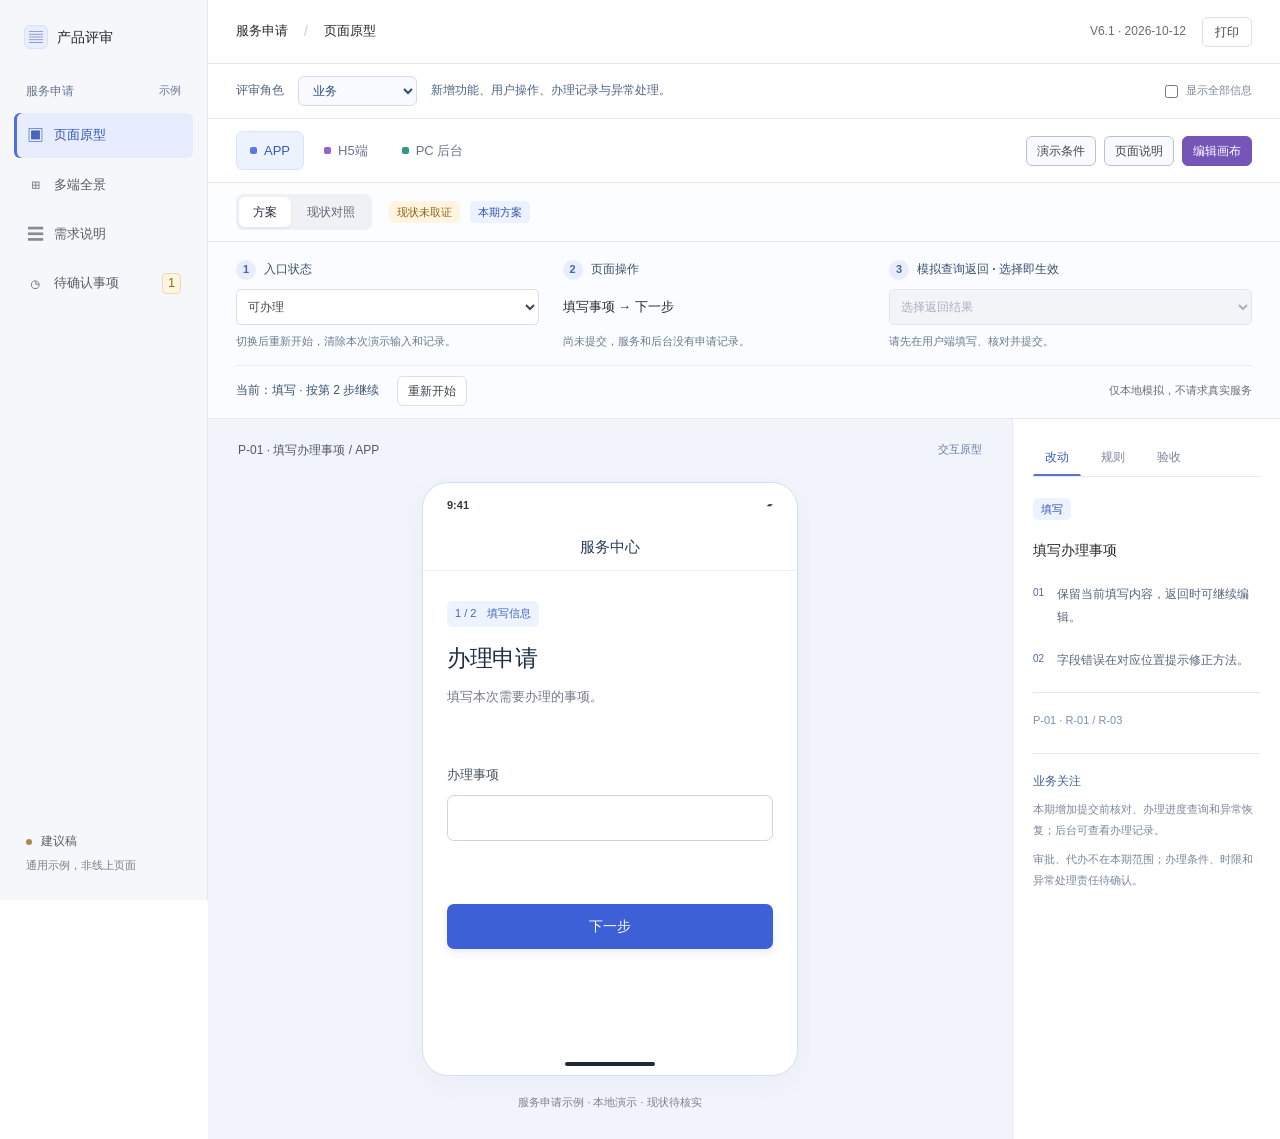
<file: assets/review-kit/index.html>
<!doctype html>
<html lang="zh-CN">
<head><meta charset="utf-8"><meta name="viewport" content="width=device-width, initial-scale=1"><title>服务申请 · 产品评审</title><link rel="stylesheet" href="styles.css"><link rel="stylesheet" href="workbench.css"><link rel="stylesheet" href="flow.css"><link rel="stylesheet" href="audience.css"></head>
<body>
<a class="skip" href="#main">跳到正文</a>
<aside class="sidebar">
 <div class="workspace-name"><span class="workspace-icon" aria-hidden="true">▤</span> 产品评审</div>
 <div class="project-name">服务申请 <span>示例</span></div>
 <nav aria-label="评审内容">
  <a href="#pages" class="active" aria-current="page"><span aria-hidden="true">▣</span> 页面原型</a>
  <a href="#map"><span aria-hidden="true">⊞</span> 多端全景</a>
  <a href="#overview"><span aria-hidden="true">☰</span> 需求说明</a>
  <a href="#flow"><span aria-hidden="true">⑂</span> 状态流程</a>
  <a href="#rules"><span aria-hidden="true">☑</span> 验收清单</a>
  <a href="#decisions"><span aria-hidden="true">◷</span> 待确认事项 <small id="decisionCount"></small></a>
 </nav>
 <div class="side-bottom"><span class="status-dot"></span> 建议稿<br><small>通用示例，非线上页面</small></div>
</aside>
<main id="main" tabindex="-1">
 <header class="top"><div><span id="title"></span><span class="divider">/</span><strong id="sectionTitle">页面原型</strong></div><span id="printMeta" class="print-only"></span><div class="top-actions"><span id="meta"></span><button id="print" class="secondary">打印</button></div></header>
 <div class="audience-bar"><label for="audience">评审角色</label><select id="audience"><option value="business">业务</option><option value="design">UI / 设计</option><option value="frontend">前端</option><option value="backend">后端</option><option value="qa">测试</option><option value="all">产品 / 全部</option></select><span id="audienceHint"></span><label class="all-info"><input id="allInfo" type="checkbox"> 显示全部信息</label></div>
 <section id="pages" class="view-section">
  <div class="preview-toolbar"><div class="endpoint-tabs" role="group" aria-label="查看端"><button data-endpoint="app" aria-pressed="true"><span class="endpoint-dot blue"></span>APP</button><button data-endpoint="h5" aria-pressed="false"><span class="endpoint-dot violet"></span>H5端</button><button data-view="desktop" data-endpoint="desktop" aria-pressed="false"><span class="endpoint-dot teal"></span>PC 后台</button></div><div class="toolbar-actions"><button id="toolsToggle" class="secondary" aria-expanded="true" aria-controls="demoTools">演示条件</button><button id="notesToggle" class="secondary" aria-expanded="true" aria-controls="pageNotes">页面说明</button><button id="editToggle" class="edit-toggle" aria-pressed="false">编辑画布</button></div></div>
  <div class="context-toolbar"><div class="segmented" role="group" aria-label="原型视图"><button data-view="proposal" aria-pressed="true">方案</button><button data-view="compare" aria-pressed="false">现状对照</button></div><span class="pill amber">现状未取证</span><span class="pill blue">本期方案</span><span id="draftBadge" class="pill violet" hidden>文案 / 布局已修改 · 待复核</span><button id="scenarioExit" class="text-button" hidden>退出场景预览</button></div>
  <div id="editorBar" class="editor-bar" hidden><span>编辑模式</span><span id="saveStatus" role="status">未修改</span><div class="editor-actions"><button id="undoEdit" class="secondary">撤销</button><button id="redoEdit" class="secondary">重做</button><button id="saveDraft">保存草稿</button><button id="exportDraft" class="secondary">导出修改</button><button id="importDraft" class="secondary">导入修改</button><button id="exportHTML" class="secondary">导出 HTML</button><button id="exportHandoff" class="secondary">导出交接包</button></div><input id="draftFile" type="file" accept="application/json,.json" hidden></div>
  <div id="demoTools" class="review-tools demo-steps">
   <div class="demo-step"><label for="initial"><b>1</b> 入口状态</label><select id="initial" aria-describedby="entryHelp"><option value="form">可办理</option><option value="empty">暂无可办事项</option><option value="denied">无办理权限</option></select><small id="entryHelp">切换后重新开始，清除本次演示输入和记录。</small></div>
   <div class="demo-step"><div class="demo-label"><b>2</b> 页面操作</div><strong id="stepHint">填写事项 → 核对 → 提交</strong><small id="stepDetail">在下方页面内完成操作。</small><button id="continueDemo" class="text-button" hidden>去用户端操作</button></div>
   <div class="demo-step"><label for="outcome"><b>3</b> 模拟查询返回 · 选择即生效</label><select id="outcome" aria-describedby="queryHelp"><option value="">选择返回结果</option><option value="success">办理成功</option><option value="unknown">超时，结果未知</option><option value="failure">明确失败</option></select><small id="queryHelp">提交后才能查询。</small></div>
   <div class="demo-footer"><span id="demoFeedback" role="status" aria-live="polite"></span><button id="reset" class="secondary">重新开始</button><a href="#map" id="seeExchange">查看端间流转 →</a><small>仅本地模拟，不请求真实服务</small></div>
  </div>
  <div id="annotationBanner" class="annotation-banner" hidden>规则标注层 · 仅评审可见，不属于用户界面 <button id="hideAnnotations" class="text-button">隐藏标注</button></div><div class="review-area">
   <div class="preview-stage">
    <div class="stage-heading"><span id="pageLabel">填写办理事项</span><span id="previewBadge">交互原型</span></div>
    <div id="compare" class="compare proposal">
     <article id="baseline" class="page-panel"><div class="panel-label">现状<span>待核实</span></div><div class="baseline-content" id="baselineContent"></div></article>
     <article class="page-panel proposal-panel"><div class="panel-label">本期方案<span>移动端</span></div><div class="device"><div class="device-bar"><span>9:41</span><span aria-hidden="true">▰</span></div><div class="app-bar">服务中心</div><div class="product" id="canvas" aria-live="polite"></div><div class="home-indicator" aria-hidden="true"></div></div></article>
    </div>
    <div id="desktop" hidden><div class="admin"><header><div><small>业务工作台</small><h2>服务申请</h2></div><span class="badge">示例数据</span></header><div class="table-wrap"><table><thead><tr><th>申请编号</th><th>办理事项</th><th>申请人</th><th>当前状态</th><th>受理结果</th><th>执行结果</th><th>操作</th></tr></thead><tbody><tr><td>DEMO-001</td><td id="adminTopic">—</td><td>示例用户</td><td id="adminState">尚未提交</td><td id="adminAccepted">—</td><td id="adminResult">—</td><td><button id="adminDetail" class="text-button" aria-expanded="false">查看详情</button></td></tr></tbody></table></div><div id="adminInfo" hidden></div></div></div>
    <p class="stage-caption">服务申请示例 · 本地演示 · 现状待核实</p>
   </div>
   <aside id="pageNotes" class="notes" aria-label="页面说明"></aside>
   <aside id="editorPanel" class="editor-panel" hidden aria-label="编辑属性"><h2>选中内容</h2><p class="editor-hint">点击画布中的文字或按钮，直接输入修改。</p><div id="selectionName">尚未选择</div><label>文字<textarea id="editText" rows="3" disabled></textarea></label><div class="property-grid"><label>文字颜色<input id="editColor" type="color" value="#26282c" disabled></label><label>背景颜色<input id="editBackground" type="color" value="#ffffff" disabled></label><label>字号<select id="editSize" disabled><option value="">原始</option><option value="12px">12</option><option value="14px">14</option><option value="16px">16</option><option value="20px">20</option><option value="24px">24</option><option value="28px">28</option><option value="32px">32</option></select></label><label>对齐<select id="editAlign" disabled><option value="">原始</option><option value="left">左对齐</option><option value="center">居中</option><option value="right">右对齐</option></select></label></div><button id="restoreElement" class="secondary" disabled>恢复此元素</button><div class="editor-divider"></div><h3>组件位置</h3><p id="layoutHint" class="editor-hint">拖动画布组件右上角手柄调整顺序，也可用下方按钮。输入区保持完整，不支持跨页或任意坐标摆放。</p><div id="layoutList"></div><button id="restoreLayout" class="secondary">恢复默认顺序</button><p class="editor-hint">位置调整不改校验、权限和按钮动作，但可能影响阅读与操作顺序，需复核交互。</p><details class="handoff-help"><summary>版本交接</summary><p>交接包包含基础版本及文字、样式、组件顺序的修改记录。修改经评审确认后纳入新版本。浏览器草稿不会自动更新正式文件。</p><label for="handoffNote">本次调整说明（可选）</label><textarea id="handoffNote" rows="2" placeholder="说明修改目的或需要确认的问题"></textarea></details><div class="editor-divider"></div><h3>本次修改</h3><div id="changeList"></div><p class="editor-hint">“保存草稿”只保存在当前浏览器。需要分享或迁移时，请导出 HTML 或修改文件。不同设备和浏览器不会自动同步。</p></aside>
  </div>
 </section>
 <section id="map" class="view-section document wide" hidden><div class="document-heading"><span class="doc-meta">服务申请 / 多端协作</span><h1>多端全景</h1><p>本期覆盖用户端申请、服务受理与后台查询。以下为方案示例，现网支持范围待核实。</p></div><div class="map-tabs segmented" role="group" aria-label="全景维度"><button data-map="matrix" aria-pressed="true">端与页面</button><button data-map="journey" aria-pressed="false">角色流程</button><button data-map="exchange" aria-pressed="false">端间数据</button><button data-map="coverage" aria-pressed="false">需求覆盖</button></div><div id="matrixView"></div><div id="journeyView" hidden></div><div id="coverageView" hidden></div><div id="exchangeView" hidden></div><div class="map-legend"><span class="pill blue">主路径</span><span class="pill teal">完成</span><span class="pill amber">待确认 / 结果未知</span><span class="pill red">明确失败</span><span class="pill violet">编辑草稿</span></div></section>
 <section id="overview" class="view-section document" hidden>
  <div class="document-heading"><span class="doc-meta">服务申请 / 建议稿</span><h1>需求说明</h1><p id="goal"></p></div>
  <div id="summary" class="summary"></div><h2>业务规则</h2><div id="requirements"></div>
  <div class="notice">方案范围：填写申请、提交前核对与结果查询。业务字段、办理条件和服务时限待确认。</div>
 </section>
 <section id="flow" class="view-section document wide" hidden>
  <div class="document-heading"><span class="doc-meta">服务申请 / 流程</span><h1>状态流程</h1><p>受理不等于完成。结果未知时继续查询，不重复申请。</p></div>
  <div class="flow-strip"><span>填写信息</span><b>→</b><span>核对申请</span><b>→</b><span>处理中</span><b>→</b><span>完成 / 失败 / 结果未知</span></div>
  <h2>状态转移</h2><div class="table-wrap" id="transitionTable"></div>
 </section>
 <section id="rules" class="view-section document wide" hidden>
  <div class="document-heading"><span class="doc-meta">服务申请 / 验收</span><h1>验收清单</h1><p>以下用例用于项目验收，当前均待执行。原型验证与真实服务验收分别记录。</p></div><div class="table-wrap" id="caseTable"></div>
 </section>
 <section id="decisions" class="view-section document" hidden>
  <div class="document-heading"><span class="doc-meta">服务申请 / 评审</span><h1>待确认事项</h1><p>开发前需确认业务边界、处理责任与验收标准。</p></div><div id="decisionList"></div><details><summary>角色走查与现状证据</summary><div id="reviewList"></div><p id="evidenceSummary"></p></details>
 </section>
</main><script id="embeddedEdits" type="application/json">null</script><script src="data.js"></script><script src="presentation.js"></script><script src="app.js"></script><script src="workbench.js"></script><script src="flow.js"></script><script src="editor.js"></script><script src="rule-annotations.js"></script><script src="audience.js"></script><script src="bundle.js"></script></body></html>
</file>
<file: assets/review-kit/styles.css>
:root{--ink:#26282c;--muted:#686c74;--line:#e6e7eb;--accent:#345bd4;--sidebar:208px;font-family:Inter,-apple-system,BlinkMacSystemFont,"Segoe UI","Microsoft YaHei",sans-serif;color:var(--ink);font-size:14px;line-height:1.6;background:#fff;font-synthesis:none}
*{box-sizing:border-box}body{margin:0}button,input,select{font:inherit}button{cursor:pointer;border:1px solid transparent;border-radius:6px;padding:7px 14px;background:var(--accent);color:#fff;font-weight:500;line-height:1.5}button:hover{filter:brightness(.96)}button:disabled{background:#e8ebf1;color:#777f8d;cursor:not-allowed}button.secondary{background:#fff;border-color:#dedfe4;color:#41454d}.text-button{padding:2px 0;background:none;color:var(--accent)}a{color:inherit;text-decoration:none}button:focus-visible,a:focus-visible,input:focus-visible,select:focus-visible,summary:focus-visible{outline:2px solid var(--accent);outline-offset:3px}[hidden]{display:none!important}h1,h2,h3,p{margin:0}h1{font-size:26px;line-height:1.4;letter-spacing:-.5px}h2{font-size:17px;font-weight:600;margin:30px 0 16px}h3{font-size:15px;font-weight:600}small{font-size:12px;color:var(--muted)}.skip{position:fixed;top:-100px;left:16px;background:#fff;padding:12px;z-index:20}.skip:focus{top:12px}
.sidebar{position:fixed;inset:0 auto 0 0;width:var(--sidebar);padding:25px 14px;background:#f7f7f8;border-right:1px solid var(--line);display:flex;flex-direction:column}.workspace-name{display:flex;gap:9px;align-items:center;font-size:14px;font-weight:600;padding:0 10px}.workspace-icon{display:grid;place-items:center;width:24px;height:24px;border:1px solid #dadce2;border-radius:6px;color:#636773;background:white}.project-name{font-size:12px;color:#777b84;padding:33px 12px 12px}.project-name span{float:right;font-size:11px}.sidebar nav{display:grid;gap:4px}.sidebar nav a{display:flex;align-items:center;gap:10px;padding:9px 12px;border-radius:6px;font-size:13px;color:#565b64}.sidebar nav a>span{width:18px;font-size:17px;color:#858a94;text-align:center}.sidebar nav a:hover{background:#eceef2}.sidebar nav a.active{background:#e9ebf1;color:#242a39;font-weight:600}.sidebar nav a.active>span{color:#4b5b81}.sidebar nav small{margin-left:auto;padding:0 5px;border:1px solid #d7d9df;border-radius:4px}.side-bottom{margin-top:auto;padding:16px 12px 0;font-size:12px;color:#575c67}.side-bottom small{display:block;margin-top:6px;font-size:11px;color:#7a7f88}.status-dot{display:inline-block;width:6px;height:6px;background:#a78b4d;border-radius:50%;margin-right:6px}
main{margin-left:var(--sidebar);min-width:0}.top{height:64px;padding:0 28px;border-bottom:1px solid var(--line);display:flex;align-items:center;justify-content:space-between;gap:16px;background:white}.top>div{display:flex;align-items:center;gap:16px}.top strong{font-weight:500;font-size:13px}.divider{color:#c7cad1}#title{font-weight:600;font-size:13px}#meta{color:var(--muted);font-size:12px}.top-actions button{font-size:12px;padding:5px 12px}
.preview-toolbar{min-height:64px;display:flex;align-items:center;justify-content:space-between;gap:12px;padding:12px 28px;border-bottom:1px solid var(--line)}.segmented{display:flex;gap:2px;padding:3px;border-radius:7px;background:#f0f1f4}.segmented button{padding:5px 13px;font-size:12px;color:#606570;background:transparent;white-space:nowrap}.segmented button[aria-pressed=true]{background:#fff;color:#242b3b;box-shadow:0 1px 3px #18233812}.toolbar-actions{display:flex;gap:8px}.toolbar-actions button{font-size:12px;padding:5px 10px}.toolbar-actions button[aria-expanded=true]{border-color:#b8c1d5;background:#f8faff}.review-tools{padding:13px 28px;border-bottom:1px solid var(--line);background:#fff;display:flex;align-items:center;gap:18px;flex-wrap:wrap;font-size:12px}.review-tools label{display:flex;align-items:center;gap:8px}.review-tools select{font-size:12px;border:1px solid #dadde4;border-radius:5px;padding:5px 7px;background:#fff;color:#414650;max-width:170px}.review-tools button{font-size:12px;padding:5px 10px}.review-tools>span{margin-left:auto;color:#7a7e86}
.review-area{display:flex;min-height:calc(100vh - 128px);background:#f5f6f8;align-items:stretch}.preview-stage{flex:1;min-width:0;padding:22px 30px 18px}.stage-heading{display:flex;gap:10px;justify-content:space-between;align-items:center;font-size:12px;color:#535a66;margin-bottom:22px}#previewBadge{font-size:11px;color:#787e89}.compare{display:grid;grid-template-columns:repeat(2,minmax(0,1fr));gap:24px;justify-items:center;align-items:start}.compare.proposal{grid-template-columns:1fr}.compare.proposal #baseline{display:none}.page-panel{width:100%;max-width:376px;min-width:0}.panel-label{font-size:11px;display:flex;align-items:center;justify-content:space-between;margin:0 2px 10px;color:#6c7280}.compare.proposal .proposal-panel>.panel-label{display:none}
.device{position:relative;border:1px solid #dde0e6;border-radius:26px;background:#fff;box-shadow:0 8px 28px #26334d08;min-height:594px;overflow:hidden;padding-bottom:33px}.device-bar{display:flex;align-items:center;justify-content:space-between;padding:14px 24px 8px;font-size:11px;font-weight:600;color:#333842}.app-bar{height:49px;border-bottom:1px solid #f0f1f4;text-align:center;line-height:49px;font-size:15px;font-weight:600}.product{padding:30px 24px;overflow-wrap:anywhere}.product h3{font-size:23px;letter-spacing:-.4px;line-height:1.45;margin:9px 0 10px;font-weight:600}.product p{font-size:13px;color:#737986;line-height:1.8;margin-bottom:28px}.product .step{font-size:11px;color:#64759b;margin:0 0 15px}.product label{display:block;font-size:13px;margin-top:28px;color:#474e59}.product input[type=text]{display:block;margin-top:9px;border:1px solid #cfd4dd;border-radius:7px;width:100%;padding:11px 12px;color:#242a36;background:#fff}.product input[aria-invalid=true]{border-color:#c04646}.product input[type=checkbox]{accent-color:var(--accent);vertical-align:-2px;margin:0 6px 0 0;width:16px;height:16px}.product .error{color:#b43636;font-size:12px;margin:6px 0;min-height:19px}.product .actions{display:grid;gap:10px;margin-top:32px}.product .actions button{padding:11px 12px;font-size:14px;border-radius:7px}.product>button.secondary{padding:0;background:transparent;border:0;color:#687383;margin-bottom:24px;font-size:12px}.row{margin:26px 0;padding:14px 0;border-block:1px solid #eceef2;display:flex;gap:12px;justify-content:space-between;font-size:13px}.row span{color:#7c828f;flex-shrink:0}.row strong{font-weight:500;text-align:right}.status-icon{width:44px;height:44px;background:#edf2fc;color:#4266bf;border-radius:50%;display:grid;place-items:center;font-size:22px;margin:17px 0 22px}.home-indicator{position:absolute;bottom:9px;left:calc(50% - 45px);width:90px;height:4px;border-radius:3px;background:#242936}.stage-caption{text-align:center;font-size:11px;color:#7c818c;margin:18px 0 0}
.baseline-content{background:#eceef2;border:1px dashed #cfd3dc;border-radius:24px;min-height:594px;display:flex;flex-direction:column;justify-content:center;align-items:center;text-align:center;padding:32px;color:#6c7481}.baseline-content h3{font-size:14px;margin-bottom:10px}.baseline-content p{font-size:12px;max-width:240px}.baseline-content img{width:100%;height:auto}.baseline-content .empty-icon{font-size:28px;color:#98a0af;margin-bottom:15px}
.notes{flex:0 0 248px;width:248px;background:#fff;border-left:1px solid var(--line);padding:26px 22px}.notes h2{font-size:12px;color:#818690;margin:0 0 20px;font-weight:400}.notes h3{font-size:14px;line-height:1.8}.notes ul{list-style:none;margin:20px 0 0;padding:0;counter-reset:note}.notes li{position:relative;padding:0 0 20px 24px;color:#646c79;font-size:12px;line-height:1.9;counter-increment:note}.notes li:before{content:counter(note,decimal-leading-zero);position:absolute;left:0;top:0;font-size:10px;color:#969ead}.notes p{border-top:1px solid var(--line);padding-top:16px;font-size:11px;color:#787f8b;line-height:2}.notes .note-status{border-top:0;padding:0;margin:22px 0}
.admin{background:white;border:1px solid var(--line);border-radius:8px;min-height:430px;overflow:hidden}.admin header{display:flex;align-items:center;justify-content:space-between;padding:24px}.admin header h2{margin:4px 0 0;font-size:20px}.admin td{white-space:nowrap}.admin td:nth-child(2){white-space:normal;max-width:180px;overflow-wrap:anywhere}#adminInfo{padding:24px;border-top:1px solid var(--line);font-size:13px}.badge{font-size:11px;background:#f2f3f6;color:#6e7684;padding:3px 7px;border-radius:4px}.review-area.desktop-mode .notes{display:none}
.document{padding:44px 48px 70px;max-width:960px;margin:0 auto}.document.wide{max-width:1260px}.document-heading{margin-bottom:32px}.doc-meta{color:#878c96;font-size:12px;display:block;margin-bottom:12px}.document-heading p{font-size:14px;color:#727985;line-height:1.9;margin-top:14px;max-width:690px}.summary article{padding:20px 0;border-bottom:1px solid var(--line);display:grid;grid-template-columns:100px 1fr;gap:6px 20px}.summary article small{grid-row:span 2;padding-top:2px}.summary article h3{font-size:15px}.summary article p{font-size:13px;color:#6c7380}.rule{display:flex;gap:22px;padding:18px 0;border-top:1px solid var(--line)}.rule>b{font-size:11px;color:#7d8492;font-weight:400;padding-top:3px}.rule strong{font-size:14px;font-weight:500}.rule p{color:#6b7380;font-size:13px;margin-top:7px}.notice{margin-top:28px;padding:14px 18px;background:#f7f8fa;border-left:2px solid #b9c1ce;font-size:12px;color:#747b87}.flow-strip{display:flex;align-items:center;gap:14px;padding:22px 0;flex-wrap:wrap}.flow-strip span{border:1px solid #dfe3eb;padding:9px 15px;border-radius:6px;font-size:13px;background:#fafbfc}.flow-strip b{color:#a3aab7;font-weight:400}.table-wrap{overflow:auto;max-width:100%}table{border-collapse:collapse;width:100%;font-size:12px;text-align:left;line-height:1.8}th{background:#f6f7f9;color:#697281;font-weight:500;white-space:nowrap}td,th{padding:13px 16px;border-bottom:1px solid #ebedf1;vertical-align:top}td{color:#505967}#transitionTable table,#caseTable table{min-width:650px}.decision{padding:20px 0 28px;border-block:1px solid var(--line)}.decision small{font-size:11px}.decision h3{margin:12px 0;font-size:16px;line-height:1.9}.decision p{font-size:13px;color:#707886}details{border-bottom:1px solid var(--line);padding:20px 0}summary{cursor:pointer;font-size:13px}#reviewList{font-size:12px;color:#67707e;line-height:2.4;margin:16px 0}#evidenceSummary{font-size:12px;color:#777f8c}
.print-only{display:none}@media print{.print-only{display:inline;font-size:9pt;color:#68717e}}
@media(min-width:1600px){.preview-stage{padding-top:30px}.device,.baseline-content{min-height:650px}}
@media(max-width:1180px){:root{--sidebar:180px}.notes{flex-basis:216px;width:216px;padding:24px 18px}.preview-stage{padding:20px}.compare:not(.proposal){gap:16px}.compare:not(.proposal) .product{padding:24px 17px}.compare:not(.proposal) .product h3{font-size:20px}.top,.preview-toolbar{padding-left:20px;padding-right:20px}}
@media(max-width:980px){.review-area{flex-wrap:wrap}.notes{flex-basis:100%;width:100%;border-left:0;border-top:1px solid var(--line);padding:22px 28px}.notes ul{display:flex;gap:22px;margin-top:12px}.notes li{flex:1;padding-bottom:10px}.notes .note-status{margin:8px 0}.notes p{border:0;padding-top:5px}.preview-stage{flex-basis:100%}.document{padding:32px 28px}.top #meta{display:none}.compare:not(.proposal){gap:24px}.compare:not(.proposal) .device,.compare:not(.proposal) .baseline-content{min-height:575px}}
@media(max-width:650px){:root{--sidebar:0px}.sidebar{position:static;width:100%;padding:14px 12px 0;border-right:0;border-bottom:1px solid var(--line);background:#fff}.workspace-name{padding:0 4px 12px;font-size:13px}.workspace-icon{width:21px;height:21px}.project-name,.side-bottom{display:none}.sidebar nav{display:flex;overflow-x:auto;gap:16px}.sidebar nav a{white-space:nowrap;padding:9px 0;border-radius:0;font-size:12px;border-bottom:2px solid transparent}.sidebar nav a>span,.sidebar nav small{display:none}.sidebar nav a.active{background:none;border-color:#4f648f}.top{height:53px;padding:0 16px}.top>div{gap:9px}#title,.top strong{font-size:12px}.preview-toolbar{padding:12px;flex-wrap:wrap;gap:10px}.segmented{flex:1}.segmented button{flex:1;padding:5px 10px}.toolbar-actions{width:100%;justify-content:flex-end}.toolbar-actions button{padding:4px 10px}.review-tools{padding:14px 16px;gap:12px}.review-tools>span{margin:0;width:100%}.preview-stage{padding:18px 14px}.stage-heading{margin-bottom:18px;font-size:11px}.compare{grid-template-columns:1fr;gap:28px}.compare:not(.proposal) .device,.compare:not(.proposal) .baseline-content{min-height:550px}.device{min-height:554px;border-radius:20px}.notes{padding:22px}.notes ul{display:block}.notes li{padding-bottom:12px}.document{padding:26px 20px 50px}.document-heading{margin-bottom:22px}h1{font-size:23px}.summary article{grid-template-columns:1fr;gap:7px;padding:19px 0}.summary article small{grid-row:auto}.admin header{padding:18px}.flow-strip{gap:10px}.flow-strip span{font-size:12px;padding:7px 11px}.stage-caption{font-size:10px}}
@media print{@page{size:A4;margin:14mm}html,body{background:white;color:#222;font-size:10pt}.sidebar,.skip,.top-actions,.preview-toolbar,.review-tools,.home-indicator{display:none!important}main{margin:0}.top{padding:0 0 10px;height:auto;border-bottom:1px solid #ddd;margin-bottom:16px}.view-section[hidden]{display:block!important}.view-section{break-before:page}.view-section:first-of-type{break-before:auto}.document,.document.wide{padding:0;max-width:none}.review-area{display:block;background:#fff;min-height:0}.preview-stage{padding:0}.compare{display:grid;grid-template-columns:repeat(2,minmax(0,1fr));gap:20px}.compare.proposal{grid-template-columns:1fr}.device{min-height:440px;box-shadow:none;border-radius:14px}.baseline-content{min-height:440px}.product{padding:20px}.notes{width:100%;border:0;padding:20px 0}.notes ul{display:block}.notes li{padding-bottom:8px}.notes p{padding-top:8px}.stage-heading{margin-bottom:12px}.stage-caption{margin-top:10px}.document-heading{margin-bottom:20px}h1{font-size:20pt}h2{break-after:avoid;margin-top:20px}table{font-size:9pt;min-width:0!important;table-layout:fixed;overflow-wrap:anywhere}td,th{padding:7px 8px;white-space:normal}.table-wrap{overflow:visible}thead{display:table-header-group}tr{break-inside:avoid}details,.decision,.rule,.summary article{break-inside:avoid}.flow-strip{padding:8px 0}.admin td{white-space:normal}.admin{min-height:280px}.document-heading p{font-size:11pt}.summary article{display:block}.summary article h3{margin:5px 0}.top strong,.divider{display:none}#transitionTable td,#transitionTable th{padding:6px 7px;line-height:1.6}#transitionTable th:nth-child(1){width:9%}#transitionTable th:nth-child(2),#transitionTable th:nth-child(4){width:17%}#transitionTable th:nth-child(3){width:21%}#transitionTable th:nth-child(5){width:36%}}
</file>
<file: assets/review-kit/workbench.css>
:root{--accent:#3e60d6;--blue-bg:#edf2ff;--blue-ink:#3152b1;--teal-bg:#e8f6f1;--teal-ink:#196f5c;--amber-bg:#fff4df;--amber-ink:#916214;--red-bg:#fff0ee;--red-ink:#b7473c;--violet-bg:#f1edff;--violet-ink:#7550ae}
.admin-empty{text-align:center;padding:70px 20px;color:#5c7082}.admin-empty strong{font-size:14px;font-weight:500}.admin-empty p{font-size:12px;color:#8996a6;margin-top:10px}
.sidebar{background:#f6f7fb}.workspace-icon{background:#e9edff;color:#4561b5;border-color:#d9e0fa}.sidebar nav a.active{background:#e7edff;color:#3255b5;box-shadow:inset 3px 0 #5071da}.sidebar nav a.active>span{color:#4666bb}.sidebar nav a{min-height:42px}.project-name{color:#67768f}.top{border-bottom-color:#e1e6f0}.preview-toolbar{padding-top:10px;padding-bottom:10px}.endpoint-tabs{display:flex;gap:6px;align-items:center}.endpoint-tabs button{background:none;color:#69758b;padding:9px 13px;font-size:13px;border-radius:7px;display:flex;align-items:center;gap:7px}.endpoint-tabs button[aria-pressed=true]{background:#edf2ff;color:#345bb9;border-color:#d8e3ff}.endpoint-tabs button[data-endpoint=h5][aria-pressed=true]{background:var(--violet-bg);color:var(--violet-ink);border-color:#e1d6fb}.endpoint-tabs button[data-endpoint=desktop][aria-pressed=true]{background:var(--teal-bg);color:var(--teal-ink);border-color:#cce9df}.endpoint-dot{width:7px;height:7px;border-radius:2px;background:#577ce0}.endpoint-dot.violet{background:#9164d0}.endpoint-dot.teal{background:#319783}.context-toolbar{display:flex;align-items:center;gap:10px;flex-wrap:wrap;padding:11px 28px;background:#fcfdff;border-bottom:1px solid #e3e7f0}.context-toolbar .segmented{margin-right:7px}.pill{display:inline-flex;align-items:center;padding:3px 8px;border-radius:5px;font-size:11px;font-weight:500;line-height:1.5;white-space:nowrap;background:#f0f2f6;color:#576478}.pill.blue,.blue.journey-node{background:var(--blue-bg);color:var(--blue-ink)}.pill.teal,.teal.journey-node{background:var(--teal-bg);color:var(--teal-ink)}.pill.amber,.amber.recovery{background:var(--amber-bg);color:var(--amber-ink)}.pill.red,.red.recovery{background:var(--red-bg);color:var(--red-ink)}.pill.violet{background:var(--violet-bg);color:var(--violet-ink)}.review-area{background:#f1f4fa;min-height:calc(100vh - 180px)}.stage-heading{font-weight:500}#previewBadge{color:#6b7fa7;font-weight:400}.device{border-color:#d6dfef;box-shadow:0 8px 30px #2949790a}.product .step{color:#4265bc;background:#edf3ff;display:table;padding:4px 8px;border-radius:5px}.app-bar{color:#283b5c}.product h3{color:#1f2e46}.product .actions button:not(.secondary){box-shadow:0 4px 9px #365cd91a}.status-icon.teal{background:var(--teal-bg);color:var(--teal-ink)}.status-icon.red{background:var(--red-bg);color:var(--red-ink)}.status-icon.amber{background:var(--amber-bg);color:var(--amber-ink)}
.notes{padding:20px;background:#fff;flex-basis:268px;width:268px}.note-tabs{display:flex;border-bottom:1px solid #e6eaf3;margin-bottom:20px;gap:8px}.note-tabs button{font-size:12px;background:transparent;color:#7d879b;border-radius:0;padding:8px 11px;border-bottom:2px solid transparent}.note-tabs button[aria-pressed=true]{color:#3b5fc3;border-bottom-color:#5776ce}.note-state{margin:0 0 18px}.notes li{color:#58657d}.notes li:before{color:#4b6ab4}.note-item{border-bottom:1px solid #eef0f6;padding:0 0 17px;margin:0 0 18px}.note-item h3{margin-top:9px;font-size:13px}.note-item p{border:0;font-size:12px;line-height:1.9;padding-top:8px}.note-links{color:#7790b8!important}.admin{border-color:#dce6e3}.admin header{border-bottom:1px solid #e7eeeb}.admin .badge{background:var(--teal-bg);color:var(--teal-ink)}.status-cell.teal{color:var(--teal-ink);font-weight:600}.status-cell.amber{color:var(--amber-ink);font-weight:600}.status-cell.red{color:var(--red-ink);font-weight:600}.rule>b{color:#4664bc;background:#eef2fc;height:25px;border-radius:4px;padding:3px 7px;flex-shrink:0}.document h1{color:#24354e}.doc-meta{color:#6f82a1}.summary article small{color:#476bab}.decision{border-left:3px solid #d4a04b;border-top:0;background:#fffcf6;padding:20px 24px}.decision small{color:#987039}#decisionCount{background:var(--amber-bg);color:var(--amber-ink);border-color:#edd7b6}.document th{background:#eef2f8;color:#50637e}
body[data-endpoint=h5] .page-panel{max-width:560px}body[data-endpoint=h5] .device{border-radius:10px;min-height:540px}body[data-endpoint=h5] .device-bar{background:#f0edf6;color:#766881;padding:9px 18px}body[data-endpoint=h5] .device-bar span:first-child{font-size:0}body[data-endpoint=h5] .device-bar span:first-child:after{content:'在线服务 · 网页';font-size:11px}body[data-endpoint=h5] .home-indicator{display:none}body[data-endpoint=h5] .product{max-width:430px;margin:auto;padding-top:35px}body[data-endpoint=h5] .baseline-content{min-height:540px;border-radius:10px}
.map-tabs{width:max-content;margin-bottom:20px}.dimension-caption{font-size:13px;color:#71809a;margin:20px 0}.matrix{min-width:630px}.matrix th{font-size:12px;vertical-align:middle}.matrix tbody th{background:#fafbfd;white-space:nowrap;font-weight:500}.matrix td{height:64px;vertical-align:middle}.stage-number{color:#9aabc2;margin-right:12px;font-size:10px}.matrix-link{display:flex;align-items:center;justify-content:space-between;gap:20px;background:transparent;width:100%;padding:6px 0;color:#91a0b8}.matrix-link:hover{background:#f8faff}.not-applicable{font-size:12px;color:#929bab}.dimension-footnote{font-size:12px;color:#8592a8;margin-top:20px}.map-legend{display:flex;gap:10px;flex-wrap:wrap;border-top:1px solid #e5eaf3;padding-top:20px;margin-top:30px}.journey-scroll{overflow:auto}.journey{min-width:700px;display:grid;grid-template-columns:100px repeat(4,minmax(120px,1fr));gap:14px;align-items:stretch;padding:6px 0}.journey-head{font-size:12px;color:#697c9a;padding:10px;text-align:center;border-bottom:1px solid #e4eaf3}.lane-label{font-size:13px;color:#485b77;padding:16px 0}.lane-label small{font-size:11px;color:#8a97aa}.journey-node{border-radius:8px;display:grid;place-items:center;text-align:center;min-height:74px;font-size:12px;padding:12px;border:1px solid #dce5f5;font-weight:500}.journey-empty{display:grid;place-items:center;color:#b8c2d1}.recovery-paths{display:flex;gap:16px;margin:24px 0}.recovery{flex:1;text-align:left;border:0;display:flex;align-items:center;gap:20px;padding:16px 20px}.recovery strong{font-size:13px}.recovery span{font-size:12px;line-height:1.9}.coverage-table{min-width:780px}.coverage-table td:first-child{width:28%}.coverage-table td p{font-size:12px;color:#78859a;margin-top:8px}.coverage-table .text-button{font-size:12px;text-align:left}
.edit-toggle{background:#7655b8!important;color:white!important;border-color:#7655b8!important}.edit-toggle[aria-pressed=true]{background:#f0eaff!important;color:#6945a8!important}.editor-bar{padding:13px 28px;background:#f5f1ff;border-bottom:1px solid #dfd5f6;display:flex;gap:14px;align-items:center;flex-wrap:wrap;font-size:12px;color:#7254a4}.editor-actions{display:flex;gap:6px;flex-wrap:wrap;margin-left:auto}.editor-actions button{font-size:12px;padding:5px 10px}.editor-actions #saveDraft{background:#7655b8}#saveStatus{font-size:11px;max-width:470px;overflow-wrap:anywhere}.editor-panel{flex:0 0 284px;width:284px;padding:24px;background:white;border-left:1px solid #e4deee}.editor-panel h2{margin:0 0 12px;font-size:14px}.editor-hint{font-size:11px;color:#7c7f91;line-height:1.9;margin:12px 0}.editor-panel h3{font-size:13px}.editor-panel label{font-size:12px;color:#67697e;display:block;margin-top:15px}.editor-panel textarea{resize:vertical;width:100%;border:1px solid #d6d7e2;border-radius:5px;padding:8px;margin-top:8px;font:inherit;color:#343345;line-height:1.8}.editor-panel select{display:block;width:100%;font-size:12px;padding:7px;border:1px solid #dadbe5;border-radius:5px;background:white;margin-top:7px}.editor-panel input[type=color]{display:block;width:100%;height:34px;border:1px solid #d6d9e3;background:white;border-radius:5px;margin-top:7px}.property-grid{display:grid;grid-template-columns:1fr 1fr;gap:0 14px}.editor-panel>button{margin-top:20px;font-size:12px;width:100%}.editor-divider{border-top:1px solid #eae6f0;margin:22px 0}.editor-panel #selectionName{color:#776395;font-size:11px;overflow-wrap:anywhere;background:#f7f4fc;padding:8px;border-radius:4px}.change-item{padding:10px 0;border-bottom:1px solid #eeeaf5}.change-item strong{font-size:10px;color:#796091;font-weight:400}.change-item p{font-size:12px;color:#626175;overflow-wrap:anywhere;margin-top:4px}#changeList{max-height:210px;overflow:auto;margin-top:10px;color:#9690a2;font-size:12px}.editing .notes{display:none!important}.editing [data-edit-key]{outline:1px dashed #bfa8e1;outline-offset:4px;cursor:text;min-height:1em;white-space:pre-wrap}.editing [data-edit-key]:hover{background-color:#f6f0ff}.editing [data-edit-key].edit-selected{outline:2px solid #9571c9;outline-offset:4px}.editing .edited-item{box-shadow:inset 3px 0 #a78acb}.editing .review-area{background:#f4f1fa}.editing .product input{pointer-events:none}#draftBadge{margin-left:auto}
@media(max-width:1180px){.notes{flex-basis:232px;width:232px}.editor-panel{flex-basis:260px;width:260px}.endpoint-tabs button{padding:8px 10px}.preview-toolbar{flex-wrap:wrap}.toolbar-actions{margin-left:auto}}
@media(max-width:980px){.editor-panel{width:100%;flex-basis:100%;border-left:0;border-top:1px solid #ded7ed;display:grid;grid-template-columns:1fr 1fr;gap:4px 25px}.editor-panel h2,.editor-panel .editor-divider,.editor-panel h3,.editor-panel #changeList{grid-column:1/-1}.editor-panel textarea{min-height:100px}.notes{width:100%;flex-basis:100%}.note-tabs{max-width:250px}.notes ul{display:block}.editor-actions{margin-left:0}}
@media(max-width:650px){.sidebar nav{gap:14px}.sidebar nav a.active{box-shadow:none}.endpoint-tabs{width:100%}.endpoint-tabs button{flex:1;justify-content:center;font-size:12px}.toolbar-actions{width:100%;justify-content:flex-end;gap:6px}.context-toolbar{padding:10px 12px;gap:7px}.context-toolbar .pill{font-size:10px}#draftBadge{margin-left:0}.notes,.editor-panel{padding:20px}.editor-bar{padding:12px;gap:8px}.editor-actions{width:100%;gap:6px}.editor-panel{display:block}.property-grid{gap:0 16px}.recovery-paths{flex-direction:column}.recovery{gap:15px}.map-legend{gap:6px}.map-tabs{width:100%}.map-tabs button{flex:1}.pill{white-space:normal}body[data-endpoint=h5] .product{padding:28px 20px}.matrix .pill{white-space:nowrap}.review-area{min-height:0}.editor-panel label{font-size:13px}.editing [data-edit-key]{outline-offset:2px}}
@media print{.context-toolbar,.editor-bar,.editor-panel,.note-tabs,.map-tabs,#draftBadge{display:none!important}.review-area,.editing .review-area{background:white;min-height:0}.editing .notes{display:block!important}.editing [data-edit-key]{outline:none!important;box-shadow:none}.matrix,.coverage-table{min-width:0}.journey{min-width:0;grid-template-columns:65px repeat(4,1fr);gap:6px}.journey-node{font-size:9pt;padding:8px}.journey-scroll{overflow:visible}.map-legend{margin-top:15px}.matrix-link{font-size:9pt;gap:5px}.matrix td{height:auto}.matrix th,.matrix td{padding:7px}.matrix .stage-number{display:none}#matrixView[hidden],#journeyView[hidden],#coverageView[hidden]{display:block!important}#journeyView,#coverageView{break-before:page}.pill{font-size:9pt}.note-state{margin-bottom:10px}.notes{width:100%}}
</file>
<file: assets/review-kit/flow.css>
.review-tools.demo-steps{display:grid;grid-template-columns:1fr 1fr 1.2fr;gap:14px 24px;align-items:start;background:#fbfcff;padding:18px 28px 12px}
.demo-step{min-width:0}.demo-step label,.demo-label{font-weight:600;color:#3b506e;display:flex;align-items:center;gap:8px;margin-bottom:9px}.demo-step b{display:inline-grid;place-items:center;background:#e7edfa;color:#4667a9;width:20px;height:20px;border-radius:50%;font-size:11px;flex-shrink:0}.demo-step select{width:100%;max-width:none;min-height:36px}.demo-step small{display:block;font-size:11px;line-height:1.7;color:#697a93;margin-top:7px}.demo-step strong{display:block;font-size:13px;font-weight:500;min-height:36px;padding-top:8px}.demo-step select:disabled{background:#f0f2f6;color:#8791a3;cursor:not-allowed}.demo-footer{grid-column:1/-1;display:flex;flex-wrap:wrap;align-items:center;gap:10px 18px;border-top:1px solid #e7ecf5;padding-top:10px;color:#607493}.demo-footer small{margin-left:auto;font-size:11px}.demo-footer a{color:#3f60a0;font-size:12px}#demoFeedback{font-size:12px;color:#3b536f}
.diagram-meta{display:flex;align-items:center;justify-content:space-between;gap:12px;font-size:13px;font-weight:600;color:#425775;margin:18px 0 12px}.diagram-help{font-size:12px;color:#728299;margin-bottom:12px}.diagram-scroll{overflow:auto;max-width:100%;border:1px solid #e1e7ef;border-radius:10px;background:#fcfdff}.state-diagram{display:block;width:100%;min-width:880px;font-family:inherit}.sequence-diagram{display:block;width:100%;min-width:730px;font-family:inherit}.flow-edge{fill:none;stroke:#8697ae;stroke-width:1.6}.flow-edge.response{stroke-dasharray:6 5}.flow-band{fill:#f0f4fa}.band-title{font-size:15px;fill:#586e8f;font-weight:600}.band-note{font-size:12px;fill:#72829a}.edge-label{font-size:12px;fill:#566982;text-anchor:middle;paint-order:stroke;stroke:#fcfdff;stroke-width:5;stroke-linejoin:round}.node-title{font-size:15px;font-weight:600;fill:#3c547a}.node-sub{font-size:11px;fill:#74839a}.flow-node{cursor:pointer;outline:none}.flow-node rect{fill:#fff;stroke:#c6d4e8;stroke-width:1.5}.flow-node.teal rect{fill:#f1faf7;stroke:#9acabd}.flow-node.red rect{fill:#fff6f5;stroke:#e1b2ae}.flow-node.amber rect{fill:#fffbf1;stroke:#decc9e}.flow-node.current rect,.flow-node:focus rect{stroke:#345bd4;stroke-width:3.5}.flow-node:hover rect{filter:brightness(.97)}.flow-node.teal .node-title{fill:#277d69}.flow-node.red .node-title{fill:#a14e49}.flow-node.amber .node-title{fill:#997635}.entry-branches{display:flex;align-items:center;gap:12px;flex-wrap:wrap;margin:16px 0 28px;font-size:12px;color:#6d7d94}.entry-branches button{background:#fffaf0;border:1px solid #e9d8b7;color:#94713a;font-size:12px}.lane-head{fill:#edf3fb;stroke:#d3dfef}.lifeline{stroke:#cbd7e7;stroke-dasharray:5 5;fill:none}.seq-label{font-size:13px;fill:#496180}.seq-note{fill:#f0f4f9;stroke:#dee6ef}.sequence-key{display:flex;gap:22px;flex-wrap:wrap;margin:14px 0;color:#70819a;font-size:12px}.responsibility-grid{display:grid;grid-template-columns:repeat(3,1fr);gap:20px;margin:24px 0}.responsibility-grid article{border-top:3px solid #cfdaeb;padding-top:14px;font-size:13px}.responsibility-grid p{font-size:12px;color:#738199;line-height:1.9;margin-top:8px}
.data-route{display:grid;grid-template-columns:1fr 90px 1fr 90px 1fr;align-items:stretch;margin:24px 0}.data-route article{min-width:0;border:1px solid #dae4f0;padding:20px;border-radius:8px;background:#fafdff}.data-route h3{font-size:15px;margin:14px 0 10px}.data-route p{font-size:12px;color:#6b7b91;overflow-wrap:anywhere}.route-arrow{display:flex;flex-direction:column;justify-content:center;align-items:center;text-align:center;color:#7f94b0}.route-arrow b{font-size:28px;font-weight:400}.route-arrow small{font-size:11px;line-height:1.8}.data-actions{display:flex;gap:24px;font-size:12px}.field-flow{min-width:730px}.field-flow td{max-width:280px;overflow-wrap:anywhere}.trace-log{list-style:none;margin:0;padding:0}.trace-log li{display:flex;gap:18px;padding:15px 0;border-bottom:1px solid #edf0f5;font-size:12px}.trace-log li>span{color:#8b9bb3;font-size:11px;padding-top:3px}.trace-log strong{font-weight:500;color:#3d597a}.trace-log p{color:#7d899b;font-size:12px;margin-top:4px}.trace-log small{font-size:10px;color:#a0aabd}
@media(max-width:980px){.review-tools.demo-steps{gap:14px;padding:16px 20px}.data-route{grid-template-columns:1fr 55px 1fr 55px 1fr}.data-route article{padding:12px}.responsibility-grid{gap:14px}}
@media(max-width:650px){.review-tools.demo-steps{grid-template-columns:1fr;padding:16px;gap:16px}.demo-step{display:grid;grid-template-columns:1fr 1fr;gap:2px 12px;align-items:center}.demo-step small{grid-column:1/-1;margin-top:4px}.demo-step label,.demo-label{margin:0}.demo-step strong{font-size:12px;min-height:0;padding:0}.demo-step #continueDemo{grid-column:2}.demo-footer{gap:8px 12px}.demo-footer #demoFeedback{width:100%}.demo-footer small{width:100%;margin:0}.map-tabs{overflow-x:auto;flex-wrap:wrap}.map-tabs button{padding:7px 9px!important}.diagram-meta{align-items:start;font-size:12px}.responsibility-grid{grid-template-columns:1fr}.data-route{grid-template-columns:1fr;margin-top:16px}.data-route article{padding:16px}.route-arrow{flex-direction:row;gap:20px;padding:10px}.route-arrow b{transform:rotate(90deg)}.route-arrow small{font-size:12px}.data-actions{flex-wrap:wrap}.entry-branches{gap:8px}.diagram-scroll:after{content:'可左右滑动查看完整图';display:block;padding:8px 12px;font-size:11px;color:#8190a4;background:#f3f6fb}}
@media print{.review-tools.demo-steps{display:none!important}.flow-board{break-inside:avoid}.diagram-scroll{overflow:visible;border:0}.state-diagram,.sequence-diagram{min-width:0;width:100%;max-height:205mm}.diagram-help{font-size:9pt}.entry-branches button{font-size:8pt}.responsibility-grid{font-size:9pt;margin:14px 0}.responsibility-grid p{font-size:9pt}.diagram-scroll:after{display:none}.data-route{grid-template-columns:1fr 50px 1fr 50px 1fr}.data-route article{padding:10px}.data-route h3{font-size:10pt}.data-route p{font-size:9pt}#exchangeView[hidden]{display:block!important}#exchangeView{break-before:page}.field-flow{min-width:0}.data-actions{display:none}.trace-log li{break-inside:avoid}.diagram-meta{font-size:10pt}.sequence-key{font-size:9pt}}
</file>
<file: assets/review-kit/audience.css>
.audience-bar{padding:12px 28px;border-bottom:1px solid #e2e7f0;background:#fff;display:flex;align-items:center;flex-wrap:wrap;gap:10px 14px;font-size:12px;color:#51657f}.audience-bar>label:first-child{font-weight:600}.audience-bar select{font-size:12px;padding:6px 28px 6px 10px;border:1px solid #d2dcea;border-radius:6px;background:#f8faff;color:#304e79}.audience-bar .all-info{margin-left:auto;display:flex;align-items:center;gap:5px;color:#7b899b;font-size:11px}.audience-bar input{accent-color:#345bd4}.role-focus{border-top:1px solid #e4e9f2;margin-top:22px;padding-top:15px}.role-focus>small{color:#405f93;font-size:12px}.role-focus p{font-size:11px!important;border:0!important;padding-top:8px!important;color:#7a879a!important;line-height:1.9}
.layout-group{position:relative;min-width:0;display:flow-root}.layout-group>button.secondary{padding:0;background:transparent;border:0;color:#687383;margin-bottom:24px;font-size:12px}.layout-group .actions{margin-bottom:2px}.editing .layout-group{outline:1px dashed #d3c4e8;outline-offset:9px;margin-block:16px;padding-top:22px}.layout-handle{position:absolute;right:0;top:0;color:#796091;background:#f2ebfc;border:1px solid #dacdec;border-radius:4px;font-size:10px;padding:2px 6px;cursor:grab;user-select:none;touch-action:none;z-index:3}.layout-handle:focus{outline:2px solid #9571c9;outline-offset:2px}.layout-group.drag-source{opacity:.5}.layout-group.drop-before{border-top:3px solid #8964bb}.layout-group.drop-after{border-bottom:3px solid #8964bb}.layout-row{display:flex;align-items:center;gap:5px;padding:8px 0;border-bottom:1px solid #f0eaf6;font-size:11px}.layout-row span{flex:1}.layout-row button{font-size:10px;padding:3px 5px}.handoff-help{margin-top:14px;font-size:12px}.handoff-help p{font-size:11px;line-height:1.9;color:#798196;margin-top:10px}.handoff-help summary{color:#73559e;font-size:12px}
.annotation-banner{background:#f1f6ff;color:#4a6694;border-bottom:1px solid #d5e1f5;padding:9px 28px;font-size:11px;display:flex;align-items:center;justify-content:space-between;gap:15px}.annotation-banner button{font-size:11px}.admin{position:relative}.annotation-layer{position:absolute;inset:0;pointer-events:none;z-index:7;overflow:hidden;border-radius:inherit}.rule-pin{position:absolute;pointer-events:auto;display:grid;place-items:center;width:25px;height:25px;padding:0;background:#edf3ff;color:#38599a;border:1px solid #7698d5;border-radius:50%;font-size:10px;box-shadow:0 2px 6px #264b7520}.rule-pin[aria-pressed=true]{background:#365faa;color:white}.rule-target{outline:2px solid #87a5d8;outline-offset:5px}.rule-popover{position:absolute;left:12px;width:calc(100% - 24px);max-width:360px;border:1px solid #bad0ee;background:#f6f9ff;padding:13px 15px;box-shadow:0 8px 18px #31496720;border-radius:7px;pointer-events:auto;color:#395880}.rule-popover small{font-size:10px;color:#8194b0}.rule-popover strong{display:block;font-size:12px;margin:5px 0}.rule-popover p{font-size:11px;line-height:1.8;margin:0}.rule-popover button{font-size:11px;margin-top:8px}.rule-card{display:block;width:100%;text-align:left;color:#627591;background:#fff;border:1px solid #e1e7f1;padding:12px;margin:12px 0;border-radius:6px;font-weight:400}.rule-card[aria-pressed=true]{background:#f4f8ff;border-color:#9bb7e3}.rule-card b{display:block;font-size:12px;color:#3e5d8b;font-weight:600}.rule-card span{display:block;font-size:11px;line-height:1.9;margin-top:8px}.rule-card small{font-size:10px;display:block;margin-top:7px;color:#94a1b3}.review-area.desktop-mode{flex-wrap:wrap}.review-area.desktop-mode .preview-stage{flex-basis:100%}.review-area.desktop-mode .notes{display:block;flex-basis:100%;width:100%;border-left:0;border-top:1px solid #e4e9f2}.desktop-mode .anchored-rules{display:flex;gap:14px}.desktop-mode .rule-card{flex:1;min-width:0}.desktop-mode .role-focus{max-width:800px}
@media(max-width:980px){.audience-bar{padding:12px 20px}.audience-bar #audienceHint{order:3;width:100%;font-size:11px}}
@media(max-width:650px){.audience-bar{padding:12px 16px}.annotation-banner{padding:10px 16px;align-items:start}.desktop-mode .anchored-rules{display:block}.rule-popover{left:10px;width:calc(100% - 20px)}.layout-row button{padding:5px 8px}}
@media print{.audience-bar,.annotation-layer,.annotation-banner,.layout-handle,.handoff-help,.role-focus{display:none!important}.rule-target{outline:0!important}.view-section.role-excluded,.role-dimension-excluded,.role-dimension-excluded[hidden]{display:none!important}.editing .layout-group{outline:0;padding-top:0;margin-block:0}.rule-card{break-inside:avoid}.role-excluded[hidden]{display:none!important}}
@media print{#map .role-dimension-excluded,#map .role-dimension-excluded[hidden]{display:none!important}}
/* Transient review explanations are separate from the business canvas. */
.rule-floating{position:fixed;z-index:1000;width:340px;max-width:calc(100vw - 16px);max-height:calc(100vh - 16px);overflow:auto;box-sizing:border-box}.rule-pin[aria-expanded=true]{background:#365faa;color:#fff}.rule-pin:focus-visible{outline:3px solid #7698d5;outline-offset:2px}.rule-floating p{white-space:pre-line}.desktop-mode .anchored-rules{flex-wrap:wrap}.desktop-mode .rule-card{flex:1 1 240px}
@media print{.rule-floating{display:none!important}}
</file>
